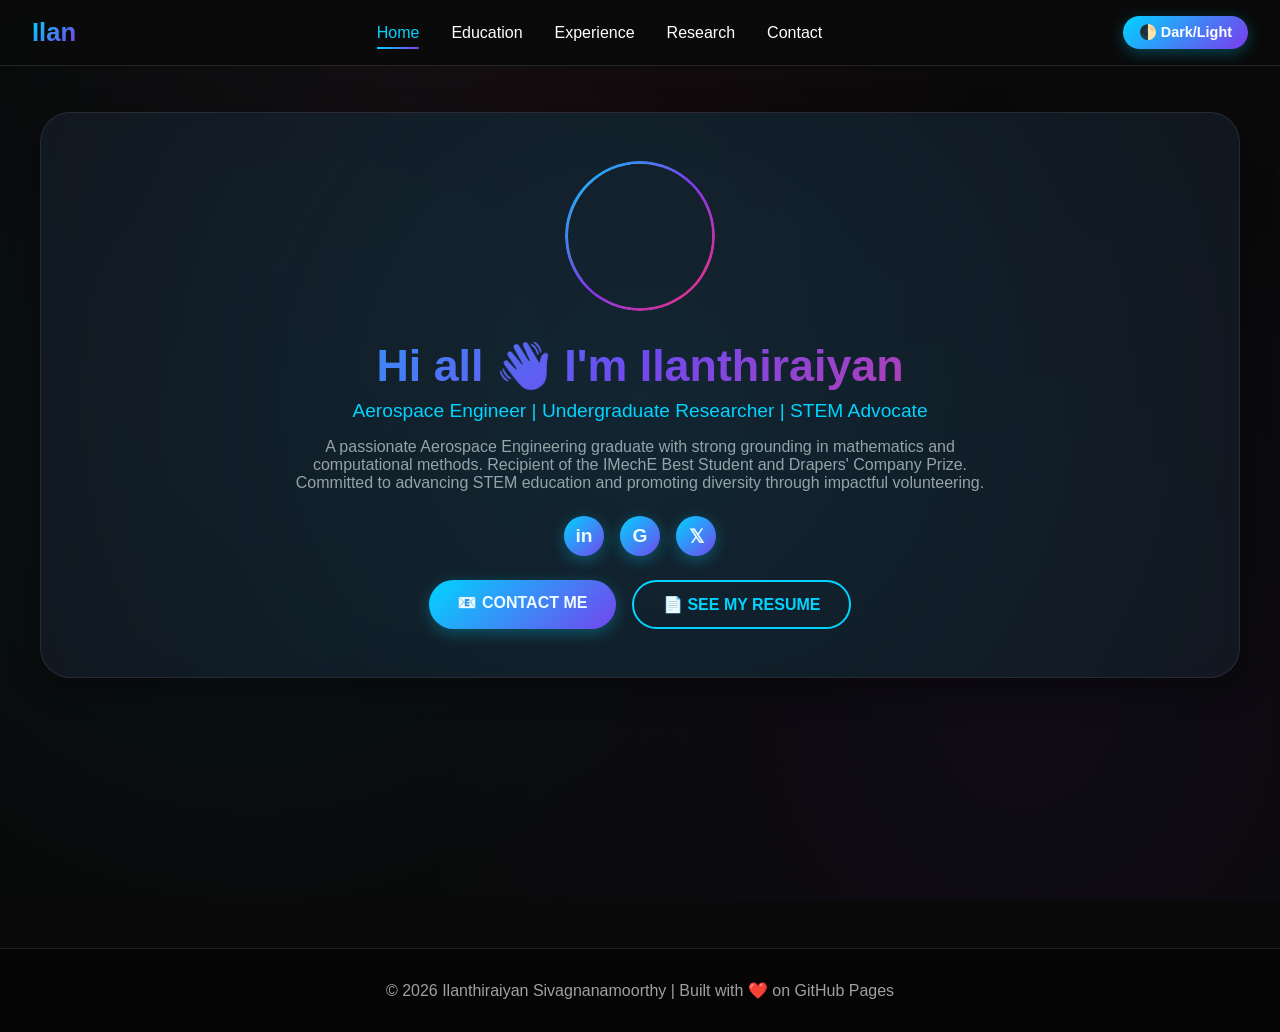
<file: index.html>
<!DOCTYPE html>
<html lang="en">
<head>
    <meta charset="UTF-8">
    <meta name="viewport" content="width=device-width, initial-scale=1.0">
    <title>Ilanthiraiyan | Aerospace Engineer</title>
    <link rel="stylesheet" href="style.css">
</head>
<body>
    <nav class="navbar">
        <div class="logo">Ilan</div>
        <div class="mobile-menu" onclick="toggleMenu()">☰</div>
        <ul class="nav-links">
            <li><a href="index.html" class="active">Home</a></li>
            <li><a href="about.html">Education</a></li>
            <li><a href="experience.html">Experience</a></li>
            <li><a href="publications.html">Research</a></li>
            <li><a href="contact.html">Contact</a></li>
        </ul>
        <button class="theme-toggle" onclick="toggleTheme()">🌓 Dark/Light</button>
    </nav>

    <main>
        <div class="container">
            <div class="hero">
                <img src="profile.jpg" alt="Ilanthiraiyan" class="profile-img" onerror="this.src='https://via.placeholder.com/150'">
                <h1>Hi all 👋 I'm Ilanthiraiyan</h1>
                <div class="hero-tagline">Aerospace Engineer | Undergraduate Researcher | STEM Advocate</div>
                <div class="hero-bio">
                    A passionate Aerospace Engineering graduate with strong grounding in mathematics and computational methods. 
                    Recipient of the IMechE Best Student and Drapers' Company Prize. Committed to advancing STEM education 
                    and promoting diversity through impactful volunteering.
                </div>
                <div class="social-links">
                    <a href="https://www.linkedin.com/in/ilanthiraiyan-sivagnanamoorthy/" target="_blank">in</a>
                    <a href="https://github.com/thedukeofeelam" target="_blank">G</a>
                    <a href="https://twitter.com/" target="_blank">𝕏</a>
                </div>
                <div class="hero-buttons">
                    <a href="contact.html" class="btn btn-primary">📧 CONTACT ME</a>
                    <a href="#" class="btn btn-outline" id="resumeBtn">📄 SEE MY RESUME</a>
                </div>
            </div>

            </div>
        </div>
    </main>

    <footer>
        <p>© 2026 Ilanthiraiyan Sivagnanamoorthy | Built with ❤️ on GitHub Pages</p>
    </footer>

    <script src="script.js"></script>
</body>
</html>
</file>
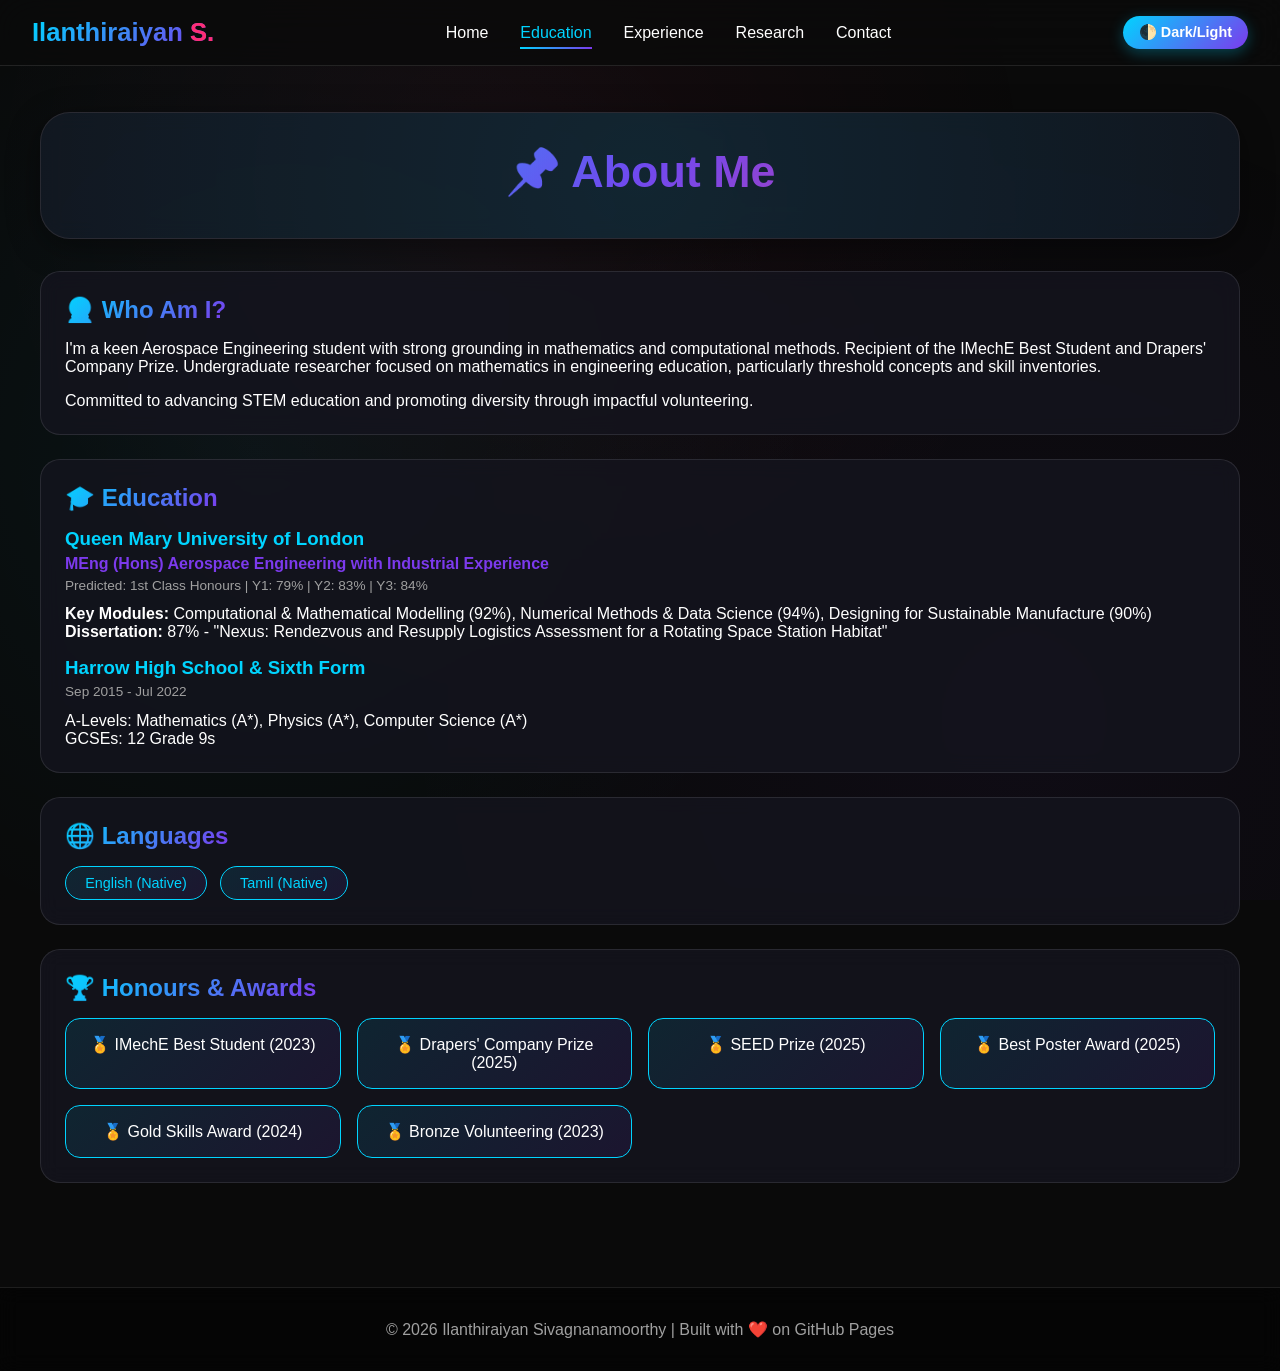
<file: about.html>
<!DOCTYPE html>
<html lang="en">
<head>
    <meta charset="UTF-8">
    <meta name="viewport" content="width=device-width, initial-scale=1.0">
    <title>Education</title>
    <link rel="stylesheet" href="style.css">
</head>
<body>
    <nav class="navbar">
        <div class="logo">Ilanthiraiyan <span>S.</span></div>
        <div class="mobile-menu" onclick="toggleMenu()">☰</div>
        <ul class="nav-links">
            <li><a href="index.html">Home</a></li>
            <li><a href="about.html" class="active">Education</a></li>
            <li><a href="experience.html">Experience</a></li>
            <li><a href="publications.html">Research</a></li>
            <li><a href="contact.html">Contact</a></li>
        </ul>
        <button class="theme-toggle" onclick="toggleTheme()">🌓 Dark/Light</button>
    </nav>

    <main>
        <div class="container">
            <div class="hero" style="padding: 2rem;">
                <h1>📌 About Me</h1>
            </div>

            <div class="card">
                <h2>👨‍🚀 Who Am I?</h2>
                <p>I'm a keen Aerospace Engineering student with strong grounding in mathematics and computational methods. Recipient of the IMechE Best Student and Drapers' Company Prize. Undergraduate researcher focused on mathematics in engineering education, particularly threshold concepts and skill inventories.</p>
                <p style="margin-top: 1rem;">Committed to advancing STEM education and promoting diversity through impactful volunteering.</p>
            </div>

            <div class="card">
                <h2>🎓 Education</h2>
                <h3>Queen Mary University of London</h3>
                <div class="subtitle">MEng (Hons) Aerospace Engineering with Industrial Experience</div>
                <div class="date">Predicted: 1st Class Honours | Y1: 79% | Y2: 83% | Y3: 84%</div>
                <p><strong>Key Modules:</strong> Computational & Mathematical Modelling (92%), Numerical Methods & Data Science (94%), Designing for Sustainable Manufacture (90%)</p>
                <p><strong>Dissertation:</strong> 87% - "Nexus: Rendezvous and Resupply Logistics Assessment for a Rotating Space Station Habitat"</p>
                
                <h3 style="margin-top: 1rem;">Harrow High School & Sixth Form</h3>
                <div class="date">Sep 2015 - Jul 2022</div>
                <p>A-Levels: Mathematics (A*), Physics (A*), Computer Science (A*)<br>GCSEs: 12 Grade 9s</p>
            </div>

            <div class="card">
                <h2>🌐 Languages</h2>
                <div class="skills-grid">
                    <span class="skill-badge">English (Native)</span>
                    <span class="skill-badge">Tamil (Native)</span>
                </div>
            </div>

            <div class="card">
                <h2>🏆 Honours & Awards</h2>
                <div class="awards-grid">
                    <div class="award-card">🏅 IMechE Best Student (2023)</div>
                    <div class="award-card">🏅 Drapers' Company Prize (2025)</div>
                    <div class="award-card">🏅 SEED Prize (2025)</div>
                    <div class="award-card">🏅 Best Poster Award (2025)</div>
                    <div class="award-card">🏅 Gold Skills Award (2024)</div>
                    <div class="award-card">🏅 Bronze Volunteering (2023)</div>
                </div>
            </div>
        </div>
    </main>

    <footer>
        <p>© 2026 Ilanthiraiyan Sivagnanamoorthy | Built with ❤️ on GitHub Pages</p>
    </footer>

    <script src="script.js"></script>
</body>
</html>
</file>
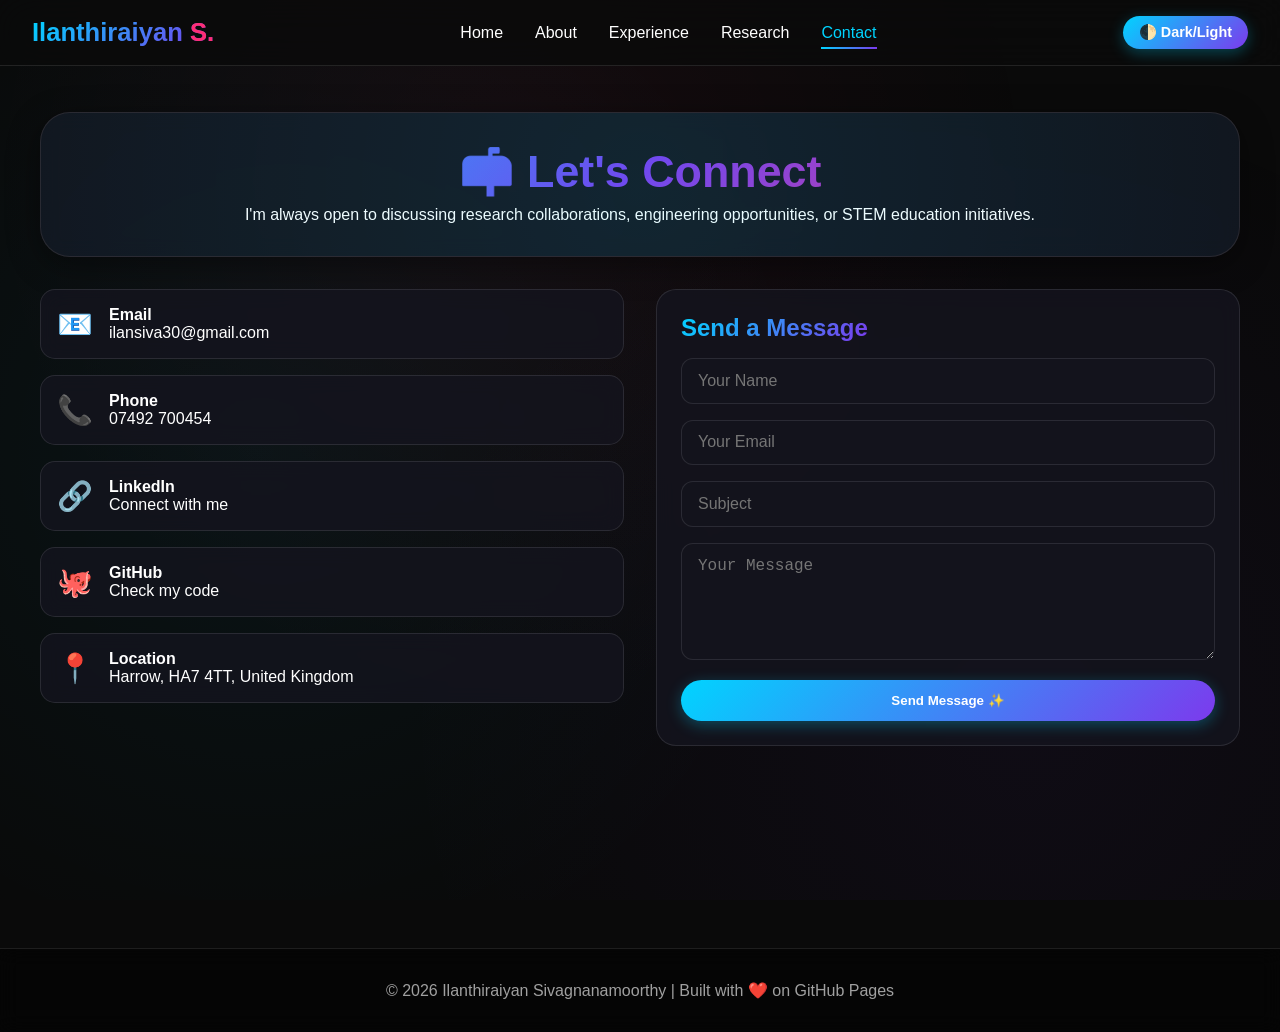
<file: contact.html>
<!DOCTYPE html>
<html lang="en">
<head>
    <meta charset="UTF-8">
    <meta name="viewport" content="width=device-width, initial-scale=1.0">
    <title>Contact | Ilanthiraiyan</title>
    <link rel="stylesheet" href="style.css">
</head>
<body>
    <nav class="navbar">
        <div class="logo">Ilanthiraiyan <span>S.</span></div>
        <div class="mobile-menu" onclick="toggleMenu()">☰</div>
        <ul class="nav-links">
            <li><a href="index.html">Home</a></li>
            <li><a href="about.html">About</a></li>
            <li><a href="experience.html">Experience</a></li>
            <li><a href="publications.html">Research</a></li>
            <li><a href="contact.html" class="active">Contact</a></li>
        </ul>
        <button class="theme-toggle" onclick="toggleTheme()">🌓 Dark/Light</button>
    </nav>

    <main>
        <div class="container">
            <div class="hero" style="padding: 2rem;">
                <h1>📫 Let's Connect</h1>
                <p>I'm always open to discussing research collaborations, engineering opportunities, or STEM education initiatives.</p>
            </div>

            <div class="contact-grid">
                <div>
                    <div class="contact-info">
                        <a href="mailto:ilansiva30@gmail.com" class="contact-item">
                            <div class="contact-icon">📧</div>
                            <div>
                                <strong>Email</strong><br>
                                ilansiva30@gmail.com
                            </div>
                        </a>
                        <a href="tel:07492700454" class="contact-item">
                            <div class="contact-icon">📞</div>
                            <div>
                                <strong>Phone</strong><br>
                                07492 700454
                            </div>
                        </a>
                        <a href="https://www.linkedin.com/in/ilanthiraiyan-sivagnanamoorthy/" target="_blank" class="contact-item">
                            <div class="contact-icon">🔗</div>
                            <div>
                                <strong>LinkedIn</strong><br>
                                Connect with me
                            </div>
                        </a>
                        <a href="https://github.com/thedukeofeelam" target="_blank" class="contact-item">
                            <div class="contact-icon">🐙</div>
                            <div>
                                <strong>GitHub</strong><br>
                                Check my code
                            </div>
                        </a>
                        <div class="contact-item">
                            <div class="contact-icon">📍</div>
                            <div>
                                <strong>Location</strong><br>
                                Harrow, HA7 4TT, United Kingdom
                            </div>
                        </div>
                    </div>
                </div>

                <div>
                    <div class="card">
                        <h2>Send a Message</h2>
                        <form class="contact-form" action="https://formspree.io/f/mdapyoap" method="POST">
                            <input type="text" name="name" placeholder="Your Name" required>
                            <input type="email" name="email" placeholder="Your Email" required>
                            <input type="text" name="subject" placeholder="Subject">
                            <textarea name="message" rows="5" placeholder="Your Message" required></textarea>
                            <button type="submit" class="btn btn-primary" style="width:100%; border:none; cursor:pointer;">Send Message ✨</button>
                        </form>
                    </div>
                </div>
            </div>
        </div>
    </main>

    <footer>
        <p>© 2026 Ilanthiraiyan Sivagnanamoorthy | Built with ❤️ on GitHub Pages</p>
    </footer>

    <script src="script.js"></script>
</body>
</html>
</file>
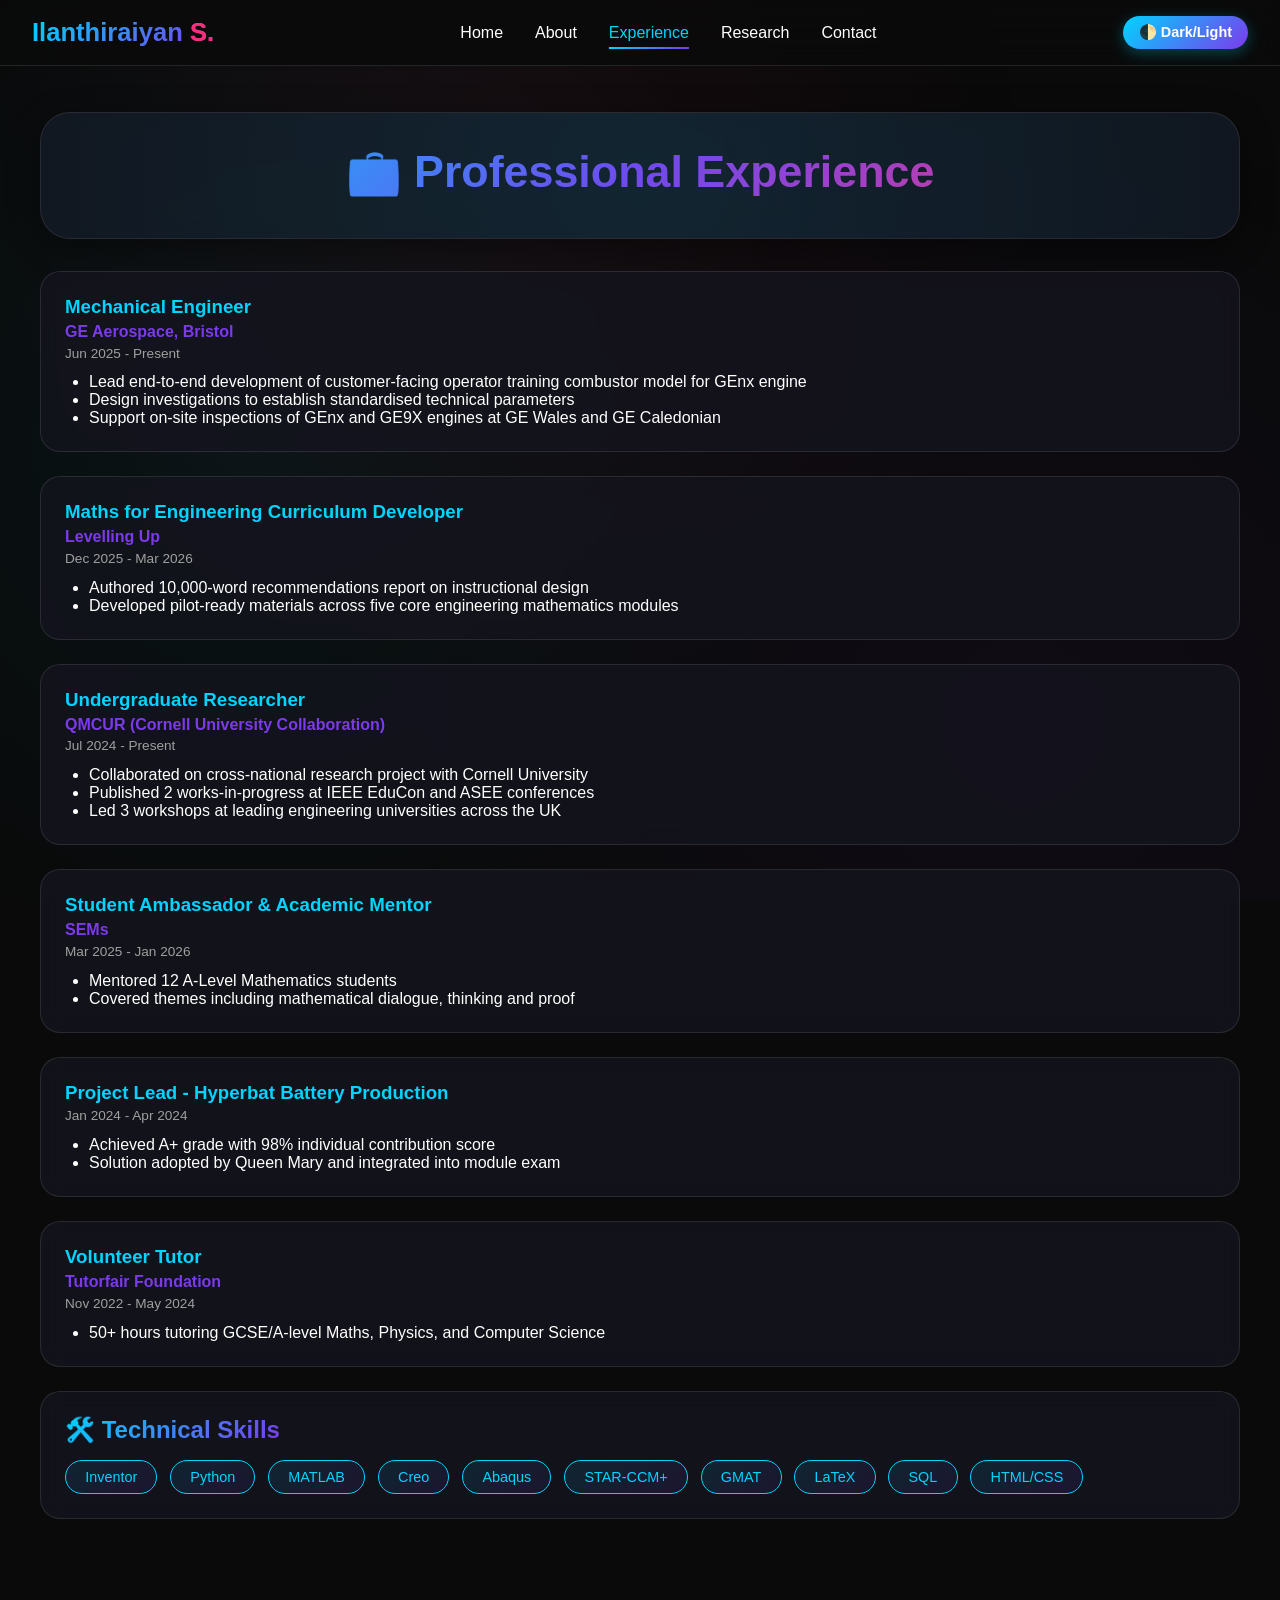
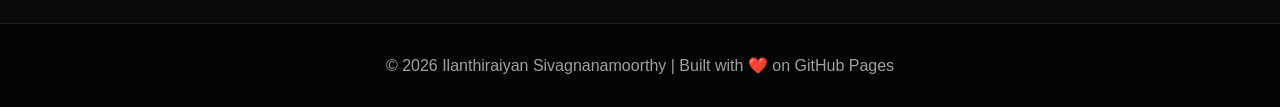
<file: experience.html>
<!DOCTYPE html>
<html lang="en">
<head>
    <meta charset="UTF-8">
    <meta name="viewport" content="width=device-width, initial-scale=1.0">
    <title>Experience | Ilanthiraiyan</title>
    <link rel="stylesheet" href="style.css">
</head>
<body>
    <nav class="navbar">
        <div class="logo">Ilanthiraiyan <span>S.</span></div>
        <div class="mobile-menu" onclick="toggleMenu()">☰</div>
        <ul class="nav-links">
            <li><a href="index.html">Home</a></li>
            <li><a href="about.html">About</a></li>
            <li><a href="experience.html" class="active">Experience</a></li>
            <li><a href="publications.html">Research</a></li>
            <li><a href="contact.html">Contact</a></li>
        </ul>
        <button class="theme-toggle" onclick="toggleTheme()">🌓 Dark/Light</button>
    </nav>

    <main>
        <div class="container">
            <div class="hero" style="padding: 2rem;">
                <h1>💼 Professional Experience</h1>
            </div>

            <div class="card">
                <h3>Mechanical Engineer</h3>
                <div class="subtitle">GE Aerospace, Bristol</div>
                <div class="date">Jun 2025 - Present</div>
                <ul style="margin-left: 1.5rem;">
                    <li>Lead end-to-end development of customer-facing operator training combustor model for GEnx engine</li>
                    <li>Design investigations to establish standardised technical parameters</li>
                    <li>Support on-site inspections of GEnx and GE9X engines at GE Wales and GE Caledonian</li>
                </ul>
            </div>

            <div class="card">
                <h3>Maths for Engineering Curriculum Developer</h3>
                <div class="subtitle">Levelling Up</div>
                <div class="date">Dec 2025 - Mar 2026</div>
                <ul style="margin-left: 1.5rem;">
                    <li>Authored 10,000-word recommendations report on instructional design</li>
                    <li>Developed pilot-ready materials across five core engineering mathematics modules</li>
                </ul>
            </div>

            <div class="card">
                <h3>Undergraduate Researcher</h3>
                <div class="subtitle">QMCUR (Cornell University Collaboration)</div>
                <div class="date">Jul 2024 - Present</div>
                <ul style="margin-left: 1.5rem;">
                    <li>Collaborated on cross-national research project with Cornell University</li>
                    <li>Published 2 works-in-progress at IEEE EduCon and ASEE conferences</li>
                    <li>Led 3 workshops at leading engineering universities across the UK</li>
                </ul>
            </div>

            <div class="card">
                <h3>Student Ambassador & Academic Mentor</h3>
                <div class="subtitle">SEMs</div>
                <div class="date">Mar 2025 - Jan 2026</div>
                <ul style="margin-left: 1.5rem;">
                    <li>Mentored 12 A-Level Mathematics students</li>
                    <li>Covered themes including mathematical dialogue, thinking and proof</li>
                </ul>
            </div>

            <div class="card">
                <h3>Project Lead - Hyperbat Battery Production</h3>
                <div class="date">Jan 2024 - Apr 2024</div>
                <ul style="margin-left: 1.5rem;">
                    <li>Achieved A+ grade with 98% individual contribution score</li>
                    <li>Solution adopted by Queen Mary and integrated into module exam</li>
                </ul>
            </div>

            <div class="card">
                <h3>Volunteer Tutor</h3>
                <div class="subtitle">Tutorfair Foundation</div>
                <div class="date">Nov 2022 - May 2024</div>
                <ul style="margin-left: 1.5rem;">
                    <li>50+ hours tutoring GCSE/A-level Maths, Physics, and Computer Science</li>
                </ul>
            </div>

            <div class="card">
                <h2>🛠️ Technical Skills</h2>
                <div class="skills-grid">
                    <span class="skill-badge">Inventor</span>
                    <span class="skill-badge">Python</span>
                    <span class="skill-badge">MATLAB</span>
                    <span class="skill-badge">Creo</span>
                    <span class="skill-badge">Abaqus</span>
                    <span class="skill-badge">STAR-CCM+</span>
                    <span class="skill-badge">GMAT</span>
                    <span class="skill-badge">LaTeX</span>
                    <span class="skill-badge">SQL</span>
                    <span class="skill-badge">HTML/CSS</span>
                </div>
            </div>
        </div>
    </main>

    <footer>
        <p>© 2026 Ilanthiraiyan Sivagnanamoorthy | Built with ❤️ on GitHub Pages</p>
    </footer>

    <script src="script.js"></script>
</body>
</html>
</file>
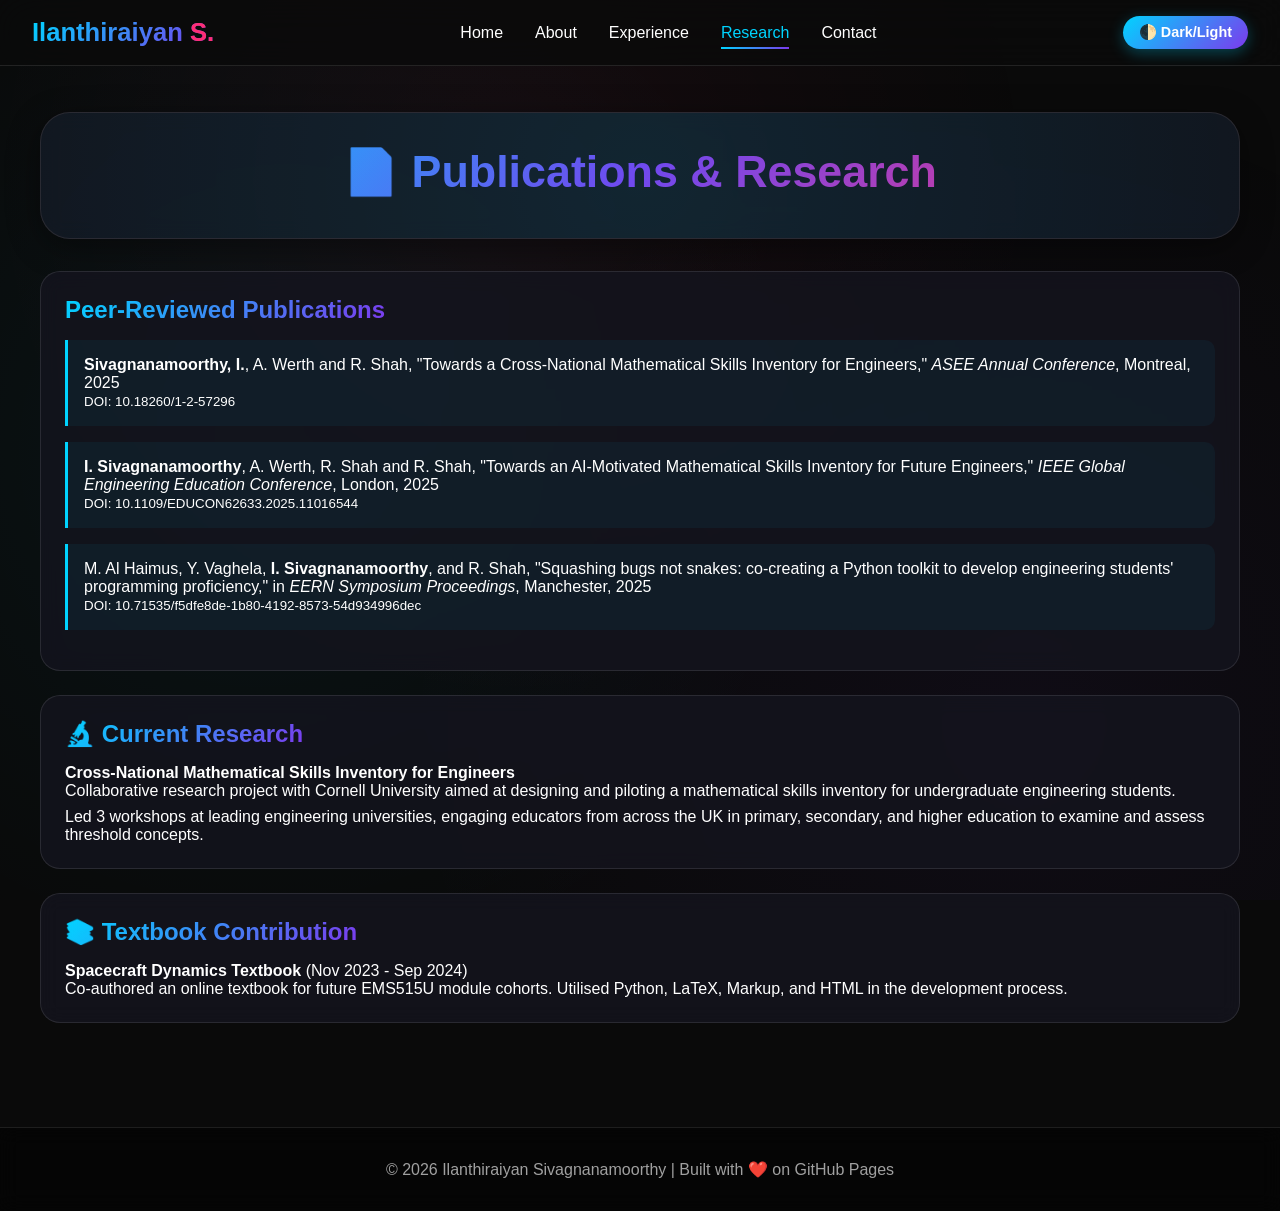
<file: publications.html>
<!DOCTYPE html>
<html lang="en">
<head>
    <meta charset="UTF-8">
    <meta name="viewport" content="width=device-width, initial-scale=1.0">
    <title>Research | Ilanthiraiyan</title>
    <link rel="stylesheet" href="style.css">
</head>
<body>
    <nav class="navbar">
        <div class="logo">Ilanthiraiyan <span>S.</span></div>
        <div class="mobile-menu" onclick="toggleMenu()">☰</div>
        <ul class="nav-links">
            <li><a href="index.html">Home</a></li>
            <li><a href="about.html">About</a></li>
            <li><a href="experience.html">Experience</a></li>
            <li><a href="publications.html" class="active">Research</a></li>
            <li><a href="contact.html">Contact</a></li>
        </ul>
        <button class="theme-toggle" onclick="toggleTheme()">🌓 Dark/Light</button>
    </nav>

    <main>
        <div class="container">
            <div class="hero" style="padding: 2rem;">
                <h1>📄 Publications & Research</h1>
            </div>

            <div class="card">
                <h2>Peer-Reviewed Publications</h2>
                
                <div class="publication-item">
                    <strong>Sivagnanamoorthy, I.</strong>, A. Werth and R. Shah, "Towards a Cross-National Mathematical Skills Inventory for Engineers," <em>ASEE Annual Conference</em>, Montreal, 2025<br>
                    <small>DOI: 10.18260/1-2-57296</small>
                </div>
                
                <div class="publication-item">
                    <strong>I. Sivagnanamoorthy</strong>, A. Werth, R. Shah and R. Shah, "Towards an AI-Motivated Mathematical Skills Inventory for Future Engineers," <em>IEEE Global Engineering Education Conference</em>, London, 2025<br>
                    <small>DOI: 10.1109/EDUCON62633.2025.11016544</small>
                </div>
                
                <div class="publication-item">
                    M. Al Haimus, Y. Vaghela, <strong>I. Sivagnanamoorthy</strong>, and R. Shah, "Squashing bugs not snakes: co-creating a Python toolkit to develop engineering students' programming proficiency," in <em>EERN Symposium Proceedings</em>, Manchester, 2025<br>
                    <small>DOI: 10.71535/f5dfe8de-1b80-4192-8573-54d934996dec</small>
                </div>
            </div>

            <div class="card">
                <h2>🔬 Current Research</h2>
                <p><strong>Cross-National Mathematical Skills Inventory for Engineers</strong></p>
                <p>Collaborative research project with Cornell University aimed at designing and piloting a mathematical skills inventory for undergraduate engineering students.</p>
                <p style="margin-top: 0.5rem;">Led 3 workshops at leading engineering universities, engaging educators from across the UK in primary, secondary, and higher education to examine and assess threshold concepts.</p>
            </div>

            <div class="card">
                <h2>📚 Textbook Contribution</h2>
                <p><strong>Spacecraft Dynamics Textbook</strong> (Nov 2023 - Sep 2024)</p>
                <p>Co-authored an online textbook for future EMS515U module cohorts. Utilised Python, LaTeX, Markup, and HTML in the development process.</p>
            </div>
        </div>
    </main>

    <footer>
        <p>© 2026 Ilanthiraiyan Sivagnanamoorthy | Built with ❤️ on GitHub Pages</p>
    </footer>

    <script src="script.js"></script>
</body>
</html>
</file>
<file: style.css>
:root {
    /* Dark theme colors (default) */
    --bg-primary: #0a0a0a;
    --bg-secondary: #0f0f0f;
    --bg-card: rgba(20, 20, 30, 0.8);
    --text-primary: #ffffff;
    --text-secondary: #a0a0a0;
    --accent-primary: #00d4ff;
    --accent-secondary: #7c3aed;
    --accent-tertiary: #ff2d75;
    --success: #10b981;
    --warning: #f59e0b;
    --border-glow: rgba(0, 212, 255, 0.3);
    --shadow: 0 8px 32px rgba(0, 0, 0, 0.4);
    --glass-border: 1px solid rgba(255, 255, 255, 0.1);
}

[data-theme="light"] {
    --bg-primary: #f0f0f5;
    --bg-secondary: #ffffff;
    --bg-card: rgba(255, 255, 255, 0.9);
    --text-primary: #1a1a2e;
    --text-secondary: #666666;
    --border-glow: rgba(124, 58, 237, 0.2);
}

* {
    margin: 0;
    padding: 0;
    box-sizing: border-box;
}

body {
    font-family: 'Inter', 'Segoe UI', 'Poppins', sans-serif;
    background: var(--bg-primary);
    color: var(--text-primary);
    transition: all 0.3s ease;
    position: relative;
    overflow-x: hidden;
}

/* Animated background */
body::before {
    content: '';
    position: fixed;
    top: 0;
    left: 0;
    width: 100%;
    height: 100%;
    background: radial-gradient(circle at 20% 50%, rgba(0, 212, 255, 0.05) 0%, transparent 50%),
                radial-gradient(circle at 80% 80%, rgba(124, 58, 237, 0.05) 0%, transparent 50%),
                radial-gradient(circle at 40% 20%, rgba(255, 45, 117, 0.05) 0%, transparent 50%);
    pointer-events: none;
    z-index: -1;
}

/* Floating particles */
.particle {
    position: fixed;
    width: 4px;
    height: 4px;
    background: var(--accent-primary);
    border-radius: 50%;
    opacity: 0.4;
    pointer-events: none;
    z-index: -1;
    animation: float 15s infinite linear;
}

@keyframes float {
    0% {
        transform: translateY(100vh) translateX(0);
        opacity: 0;
    }
    10% {
        opacity: 0.5;
    }
    90% {
        opacity: 0.5;
    }
    100% {
        transform: translateY(-100vh) translateX(50px);
        opacity: 0;
    }
}

/* ========== NAVIGATION BAR ========== */
.navbar {
    position: fixed;
    top: 0;
    left: 0;
    width: 100%;
    background: rgba(10, 10, 10, 0.8);
    backdrop-filter: blur(20px);
    border-bottom: var(--glass-border);
    padding: 1rem 2rem;
    z-index: 1000;
    display: flex;
    justify-content: space-between;
    align-items: center;
    flex-wrap: wrap;
    transition: all 0.3s ease;
}

[data-theme="light"] .navbar {
    background: rgba(255, 255, 255, 0.8);
}

.logo {
    font-size: 1.6rem;
    font-weight: 800;
    background: linear-gradient(135deg, var(--accent-primary), var(--accent-secondary), var(--accent-tertiary));
    background-size: 200% 200%;
    -webkit-background-clip: text;
    background-clip: text;
    color: transparent;
    animation: gradientShift 5s ease infinite;
}

@keyframes gradientShift {
    0%, 100% { background-position: 0% 50%; }
    50% { background-position: 100% 50%; }
}

.logo span {
    background: none;
    -webkit-background-clip: unset;
    background-clip: unset;
    color: var(--accent-tertiary);
}

.nav-links {
    display: flex;
    gap: 2rem;
    list-style: none;
}

.nav-links a {
    text-decoration: none;
    color: var(--text-primary);
    font-weight: 500;
    transition: all 0.3s;
    position: relative;
    padding: 0.5rem 0;
}

.nav-links a::before {
    content: '';
    position: absolute;
    bottom: 0;
    left: 0;
    width: 0;
    height: 2px;
    background: linear-gradient(90deg, var(--accent-primary), var(--accent-secondary));
    transition: width 0.3s ease;
}

.nav-links a:hover::before,
.nav-links a.active::before {
    width: 100%;
}

.nav-links a:hover {
    color: var(--accent-primary);
}

.nav-links a.active {
    color: var(--accent-primary);
}

.theme-toggle {
    background: linear-gradient(135deg, var(--accent-primary), var(--accent-secondary));
    border: none;
    color: white;
    padding: 0.5rem 1rem;
    border-radius: 50px;
    cursor: pointer;
    font-size: 0.9rem;
    font-weight: 600;
    transition: all 0.3s;
    box-shadow: 0 4px 15px rgba(0, 212, 255, 0.3);
}

.theme-toggle:hover {
    transform: translateY(-2px);
    box-shadow: 0 6px 20px rgba(0, 212, 255, 0.4);
}

.mobile-menu {
    display: none;
    font-size: 1.8rem;
    cursor: pointer;
    background: linear-gradient(135deg, var(--accent-primary), var(--accent-secondary));
    -webkit-background-clip: text;
    background-clip: text;
    color: transparent;
}

/* ========== MAIN CONTENT ========== */
main {
    margin-top: 80px;
    min-height: calc(100vh - 80px);
    padding: 2rem;
}

.container {
    max-width: 1200px;
    margin: 0 auto;
}

/* ========== HERO SECTION ========== */
.hero {
    text-align: center;
    padding: 3rem 2rem;
    background: var(--bg-card);
    backdrop-filter: blur(10px);
    border-radius: 30px;
    border: var(--glass-border);
    margin-bottom: 2rem;
    box-shadow: var(--shadow);
    position: relative;
    overflow: hidden;
}

.hero::before {
    content: '';
    position: absolute;
    top: -50%;
    left: -50%;
    width: 200%;
    height: 200%;
    background: radial-gradient(circle, var(--accent-primary) 0%, transparent 70%);
    opacity: 0.1;
    animation: rotate 10s linear infinite;
}

@keyframes rotate {
    0% { transform: rotate(0deg); }
    100% { transform: rotate(360deg); }
}

.profile-img {
    width: 150px;
    height: 150px;
    border-radius: 50%;
    border: 3px solid transparent;
    background: linear-gradient(135deg, var(--accent-primary), var(--accent-secondary), var(--accent-tertiary)) border-box;
    mask: linear-gradient(#fff 0 0) padding-box, linear-gradient(#fff 0 0);
    -webkit-mask: linear-gradient(#fff 0 0) padding-box, linear-gradient(#fff 0 0);
    -webkit-mask-composite: xor;
    mask-composite: exclude;
    object-fit: cover;
    margin-bottom: 1.5rem;
}

.hero h1 {
    font-size: 2.8rem;
    margin-bottom: 0.5rem;
    background: linear-gradient(135deg, var(--accent-primary), var(--accent-secondary), var(--accent-tertiary));
    -webkit-background-clip: text;
    background-clip: text;
    color: transparent;
}

.hero-tagline {
    font-size: 1.2rem;
    color: var(--accent-primary);
    margin-bottom: 1rem;
}

.hero-bio {
    max-width: 700px;
    margin: 1rem auto;
    font-size: 1rem;
    color: var(--text-secondary);
}

.social-links {
    display: flex;
    justify-content: center;
    gap: 1rem;
    margin: 1.5rem 0;
}

.social-links a {
    color: white;
    background: linear-gradient(135deg, var(--accent-primary), var(--accent-secondary));
    width: 40px;
    height: 40px;
    border-radius: 50%;
    display: flex;
    align-items: center;
    justify-content: center;
    text-decoration: none;
    font-size: 1.2rem;
    font-weight: bold;
    transition: all 0.3s;
    box-shadow: 0 4px 15px rgba(0, 212, 255, 0.3);
}

.social-links a:hover {
    transform: translateY(-3px) scale(1.1);
    box-shadow: 0 6px 20px rgba(0, 212, 255, 0.5);
}

.hero-buttons {
    display: flex;
    justify-content: center;
    gap: 1rem;
    flex-wrap: wrap;
}

.btn {
    padding: 0.8rem 1.8rem;
    border-radius: 50px;
    text-decoration: none;
    font-weight: 600;
    transition: all 0.3s;
    display: inline-block;
    cursor: pointer;
    border: none;
}

.btn-primary {
    background: linear-gradient(135deg, var(--accent-primary), var(--accent-secondary));
    color: white;
    box-shadow: 0 4px 15px rgba(0, 212, 255, 0.3);
}

.btn-primary:hover {
    transform: translateY(-2px);
    box-shadow: 0 6px 20px rgba(0, 212, 255, 0.5);
}

.btn-outline {
    border: 2px solid var(--accent-primary);
    color: var(--accent-primary);
    background: transparent;
}

.btn-outline:hover {
    background: linear-gradient(135deg, var(--accent-primary), var(--accent-secondary));
    color: white;
    transform: translateY(-2px);
}

/* ========== CARDS ========== */
.card {
    background: var(--bg-card);
    backdrop-filter: blur(10px);
    border-radius: 20px;
    padding: 1.5rem;
    margin-bottom: 1.5rem;
    border: var(--glass-border);
    transition: all 0.3s;
    position: relative;
    overflow: hidden;
}

.card::before {
    content: '';
    position: absolute;
    top: 0;
    left: -100%;
    width: 100%;
    height: 100%;
    background: linear-gradient(90deg, transparent, rgba(0, 212, 255, 0.1), transparent);
    transition: left 0.5s;
}

.card:hover::before {
    left: 100%;
}

.card:hover {
    transform: translateY(-5px);
    border-color: var(--accent-primary);
    box-shadow: 0 10px 40px rgba(0, 212, 255, 0.2);
}

.card h2 {
    background: linear-gradient(135deg, var(--accent-primary), var(--accent-secondary));
    -webkit-background-clip: text;
    background-clip: text;
    color: transparent;
    margin-bottom: 1rem;
    display: inline-block;
}

.card h3 {
    color: var(--accent-primary);
    margin-bottom: 0.3rem;
}

.subtitle {
    color: var(--accent-secondary);
    font-weight: 600;
    margin-bottom: 0.3rem;
}

.date {
    color: var(--text-secondary);
    font-size: 0.85rem;
    margin-bottom: 0.8rem;
}

/* ========== STATS ========== */
.stats-container {
    display: grid;
    grid-template-columns: repeat(4, 1fr);
    gap: 1.5rem;
    margin-bottom: 2rem;
}

.stat-card {
    background: var(--bg-card);
    backdrop-filter: blur(10px);
    border-radius: 20px;
    padding: 1.5rem;
    text-align: center;
    border: var(--glass-border);
    transition: all 0.3s;
}

.stat-card:hover {
    transform: translateY(-5px);
    border-color: var(--accent-primary);
    box-shadow: 0 10px 40px rgba(0, 212, 255, 0.2);
}

.stat-number {
    font-size: 2.5rem;
    font-weight: 800;
    background: linear-gradient(135deg, var(--accent-primary), var(--accent-secondary));
    -webkit-background-clip: text;
    background-clip: text;
    color: transparent;
}

.stat-label {
    color: var(--text-secondary);
    font-size: 0.9rem;
    margin-top: 0.5rem;
}

/* ========== SKILLS ========== */
.skills-grid {
    display: flex;
    flex-wrap: wrap;
    gap: 0.8rem;
}

.skill-badge {
    background: linear-gradient(135deg, rgba(0, 212, 255, 0.1), rgba(124, 58, 237, 0.1));
    border: 1px solid var(--accent-primary);
    color: var(--accent-primary);
    padding: 0.5rem 1.2rem;
    border-radius: 50px;
    font-size: 0.9rem;
    font-weight: 500;
    transition: all 0.3s;
    cursor: pointer;
}

.skill-badge:hover {
    background: linear-gradient(135deg, var(--accent-primary), var(--accent-secondary));
    color: white;
    transform: translateY(-2px);
}

/* ========== AWARDS ========== */
.awards-grid {
    display: grid;
    grid-template-columns: repeat(auto-fill, minmax(250px, 1fr));
    gap: 1rem;
}

.award-card {
    background: linear-gradient(135deg, rgba(0, 212, 255, 0.1), rgba(124, 58, 237, 0.1));
    padding: 1rem;
    border-radius: 15px;
    text-align: center;
    border: 1px solid var(--accent-primary);
    transition: all 0.3s;
}

.award-card:hover {
    transform: translateY(-3px);
    background: linear-gradient(135deg, rgba(0, 212, 255, 0.2), rgba(124, 58, 237, 0.2));
}

/* ========== PUBLICATIONS ========== */
.publication-item {
    padding: 1rem;
    border-left: 3px solid var(--accent-primary);
    margin-bottom: 1rem;
    background: rgba(0, 212, 255, 0.05);
    border-radius: 0 10px 10px 0;
    transition: all 0.3s;
}

.publication-item:hover {
    background: rgba(0, 212, 255, 0.1);
    transform: translateX(5px);
}

/* ========== CONTACT PAGE ========== */
.contact-grid {
    display: grid;
    grid-template-columns: 1fr 1fr;
    gap: 2rem;
}

.contact-info {
    display: flex;
    flex-direction: column;
    gap: 1rem;
}

.contact-item {
    display: flex;
    align-items: center;
    gap: 1rem;
    padding: 1rem;
    background: var(--bg-card);
    backdrop-filter: blur(10px);
    border-radius: 15px;
    text-decoration: none;
    color: var(--text-primary);
    border: var(--glass-border);
    transition: all 0.3s;
}

.contact-item:hover {
    transform: translateX(5px);
    border-color: var(--accent-primary);
    box-shadow: 0 5px 20px rgba(0, 212, 255, 0.2);
}

.contact-icon {
    font-size: 1.8rem;
}

.contact-form input,
.contact-form textarea {
    width: 100%;
    padding: 0.8rem 1rem;
    margin-bottom: 1rem;
    border: var(--glass-border);
    border-radius: 12px;
    background: var(--bg-card);
    color: var(--text-primary);
    font-size: 1rem;
    transition: all 0.3s;
}

.contact-form input:focus,
.contact-form textarea:focus {
    outline: none;
    border-color: var(--accent-primary);
    box-shadow: 0 0 10px rgba(0, 212, 255, 0.3);
}

/* ========== FOOTER ========== */
footer {
    text-align: center;
    padding: 2rem;
    background: rgba(0, 0, 0, 0.5);
    backdrop-filter: blur(10px);
    border-top: var(--glass-border);
    margin-top: 3rem;
    color: var(--text-secondary);
}

/* ========== RESPONSIVE ========== */
@media (max-width: 768px) {
    .mobile-menu {
        display: block;
    }
    
    .nav-links {
        display: none;
        width: 100%;
        flex-direction: column;
        text-align: center;
        padding: 1rem 0;
        gap: 1rem;
    }
    
    .nav-links.show {
        display: flex;
    }
    
    .hero h1 {
        font-size: 1.8rem;
    }
    
    .contact-grid {
        grid-template-columns: 1fr;
    }
    
    .stats-container {
        grid-template-columns: repeat(2, 1fr);
        gap: 1rem;
    }
    
    main {
        padding: 1rem;
    }
    
    .navbar {
        padding: 1rem;
    }
}
</file>
